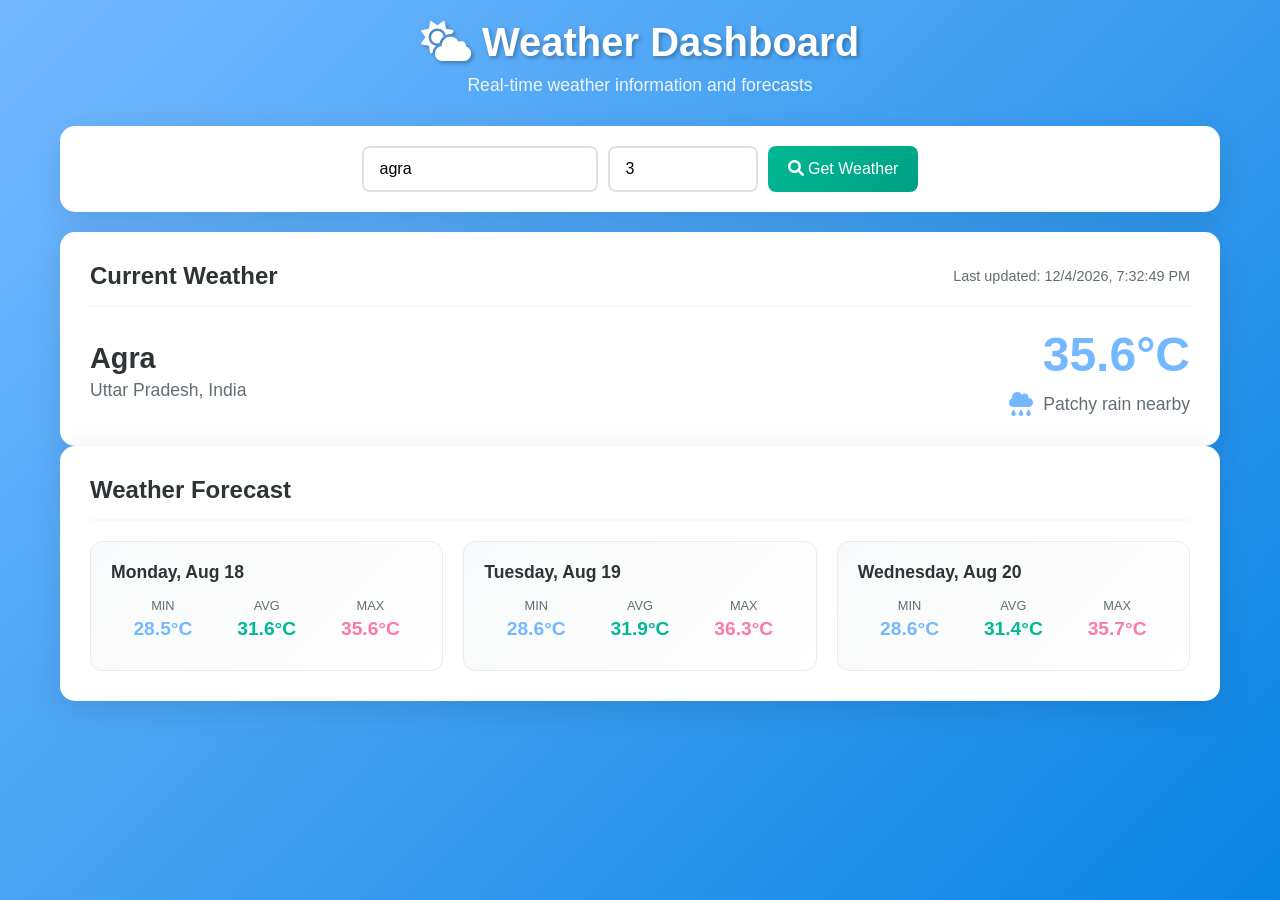
<file: Weather-Check-API/weatherUi/index.html>
<!DOCTYPE html>
<html lang="en">
<head>
    <meta charset="UTF-8">
    <meta name="viewport" content="width=device-width, initial-scale=1.0">
    <title>Weather Dashboard</title>
    <link rel="stylesheet" href="styles.css">
    <link href="https://cdnjs.cloudflare.com/ajax/libs/font-awesome/6.0.0/css/all.min.css" rel="stylesheet">
</head>
<body>
    <div class="container">
        <header class="header">
            <h1><i class="fas fa-cloud-sun"></i> Weather Dashboard</h1>
            <p>Real-time weather information and forecasts</p>
        </header>

        <div class="weather-input">
            <div class="input-group">
                <input type="text" id="cityInput" placeholder="Enter city name..." value="agra">
                <input type="number" id="dayInput" placeholder="Days" value="3" min="1" max="7">
                <button onclick="fetchWeather()" class="fetch-btn">
                    <i class="fas fa-search"></i> Get Weather
                </button>
            </div>
        </div>

        <div class="loading" id="loading" style="display: none;">
            <div class="spinner"></div>
            <p>Fetching weather data...</p>
        </div>

        <div class="error-message" id="errorMessage" style="display: none;">
            <i class="fas fa-exclamation-triangle"></i>
            <span id="errorText"></span>
        </div>

        <div class="weather-content" id="weatherContent" style="display: none;">
            <!-- Current Weather Section -->
            <div class="current-weather">
                <div class="current-header">
                    <h2>Current Weather</h2>
                    <div class="last-updated" id="lastUpdated"></div>
                </div>
                
                <div class="current-info">
                    <div class="location-info">
                        <h3 id="cityName"></h3>
                        <p id="regionCountry"></p>
                    </div>
                    
                    <div class="temp-info">
                        <div class="main-temp">
                            <span id="currentTemp"></span>°C
                        </div>
                        <div class="condition">
                            <i id="weatherIcon" class="fas fa-cloud"></i>
                            <span id="weatherCondition"></span>
                        </div>
                    </div>
                </div>
            </div>

            <!-- Forecast Section -->
            <div class="forecast-section">
                <h2>Weather Forecast</h2>
                <div class="forecast-container" id="forecastContainer">
                    <!-- Forecast cards will be dynamically generated -->
                </div>
            </div>
        </div>
    </div>

    <script src="script.js"></script>
</body>
</html>
</file>
<file: Weather-Check-API/weatherUi/styles.css>
* {
    margin: 0;
    padding: 0;
    box-sizing: border-box;
}

body {
    font-family: 'Segoe UI', Tahoma, Geneva, Verdana, sans-serif;
    background: linear-gradient(135deg, #74b9ff 0%, #0984e3 100%);
    min-height: 100vh;
    color: #333;
}

.container {
    max-width: 1200px;
    margin: 0 auto;
    padding: 20px;
}

.header {
    text-align: center;
    margin-bottom: 30px;
    color: white;
}

.header h1 {
    font-size: 2.5rem;
    margin-bottom: 10px;
    text-shadow: 2px 2px 4px rgba(0,0,0,0.3);
}

.header p {
    font-size: 1.1rem;
    opacity: 0.9;
}

.weather-input {
    background: white;
    padding: 20px;
    border-radius: 15px;
    box-shadow: 0 8px 32px rgba(0,0,0,0.1);
    margin-bottom: 20px;
}

.input-group {
    display: flex;
    gap: 10px;
    flex-wrap: wrap;
    justify-content: center;
}

.input-group input {
    padding: 12px 16px;
    border: 2px solid #e0e0e0;
    border-radius: 8px;
    font-size: 1rem;
    transition: border-color 0.3s ease;
    min-width: 150px;
}

.input-group input:focus {
    outline: none;
    border-color: #74b9ff;
}

.fetch-btn {
    background: linear-gradient(135deg, #00b894, #00a085);
    color: white;
    border: none;
    padding: 12px 20px;
    border-radius: 8px;
    font-size: 1rem;
    cursor: pointer;
    transition: transform 0.2s ease, box-shadow 0.2s ease;
}

.fetch-btn:hover {
    transform: translateY(-2px);
    box-shadow: 0 4px 12px rgba(0,184,148,0.3);
}

.loading {
    text-align: center;
    padding: 40px;
    color: white;
}

.spinner {
    width: 40px;
    height: 40px;
    border: 4px solid rgba(255,255,255,0.3);
    border-top: 4px solid white;
    border-radius: 50%;
    animation: spin 1s linear infinite;
    margin: 0 auto 20px;
}

@keyframes spin {
    0% { transform: rotate(0deg); }
    100% { transform: rotate(360deg); }
}

.error-message {
    background: #ff6b6b;
    color: white;
    padding: 15px;
    border-radius: 8px;
    margin-bottom: 20px;
    text-align: center;
}

.weather-content {
    display: grid;
    gap: 20px;
}

.current-weather {
    background: white;
    padding: 30px;
    border-radius: 15px;
    box-shadow: 0 8px 32px rgba(0,0,0,0.1);
}

.current-header {
    display: flex;
    justify-content: space-between;
    align-items: center;
    margin-bottom: 20px;
    border-bottom: 2px solid #f8f9fa;
    padding-bottom: 15px;
}

.current-header h2 {
    color: #2d3436;
    font-size: 1.5rem;
}

.last-updated {
    font-size: 0.9rem;
    color: #636e72;
}

.current-info {
    display: flex;
    justify-content: space-between;
    align-items: center;
    flex-wrap: wrap;
    gap: 20px;
}

.location-info h3 {
    font-size: 1.8rem;
    color: #2d3436;
    margin-bottom: 5px;
}

.location-info p {
    color: #636e72;
    font-size: 1.1rem;
}

.temp-info {
    text-align: right;
}

.main-temp {
    font-size: 3rem;
    font-weight: bold;
    color: #74b9ff;
    margin-bottom: 10px;
}

.condition {
    display: flex;
    align-items: center;
    gap: 10px;
    justify-content: flex-end;
    font-size: 1.1rem;
    color: #636e72;
}

.condition i {
    font-size: 1.5rem;
    color: #74b9ff;
}

.forecast-section {
    background: white;
    padding: 30px;
    border-radius: 15px;
    box-shadow: 0 8px 32px rgba(0,0,0,0.1);
}

.forecast-section h2 {
    color: #2d3436;
    margin-bottom: 20px;
    font-size: 1.5rem;
    border-bottom: 2px solid #f8f9fa;
    padding-bottom: 15px;
}

.forecast-container {
    display: grid;
    grid-template-columns: repeat(auto-fit, minmax(250px, 1fr));
    gap: 20px;
}

.forecast-card {
    background: linear-gradient(135deg, #f8f9fa, #ffffff);
    padding: 20px;
    border-radius: 12px;
    border: 1px solid #e9ecef;
    transition: transform 0.2s ease, box-shadow 0.2s ease;
}

.forecast-card:hover {
    transform: translateY(-5px);
    box-shadow: 0 8px 25px rgba(0,0,0,0.1);
}

.forecast-date {
    font-weight: bold;
    color: #2d3436;
    margin-bottom: 15px;
    font-size: 1.1rem;
}

.temp-range {
    display: flex;
    justify-content: space-between;
    margin-bottom: 10px;
}

.temp-item {
    text-align: center;
    flex: 1;
}

.temp-label {
    font-size: 0.8rem;
    color: #636e72;
    margin-bottom: 5px;
    text-transform: uppercase;
    font-weight: 500;
}

.temp-value {
    font-size: 1.2rem;
    font-weight: bold;
}

.temp-min { color: #74b9ff; }
.temp-avg { color: #00b894; }
.temp-max { color: #fd79a8; }

@media (max-width: 768px) {
    .container {
        padding: 15px;
    }
    
    .header h1 {
        font-size: 2rem;
    }
    
    .input-group {
        flex-direction: column;
    }
    
    .input-group input,
    .fetch-btn {
        width: 100%;
    }
    
    .current-info {
        flex-direction: column;
        text-align: center;
    }
    
    .temp-info {
        text-align: center;
    }
    
    .condition {
        justify-content: center;
    }
    
    .forecast-container {
        grid-template-columns: 1fr;
    }
}
</file>
